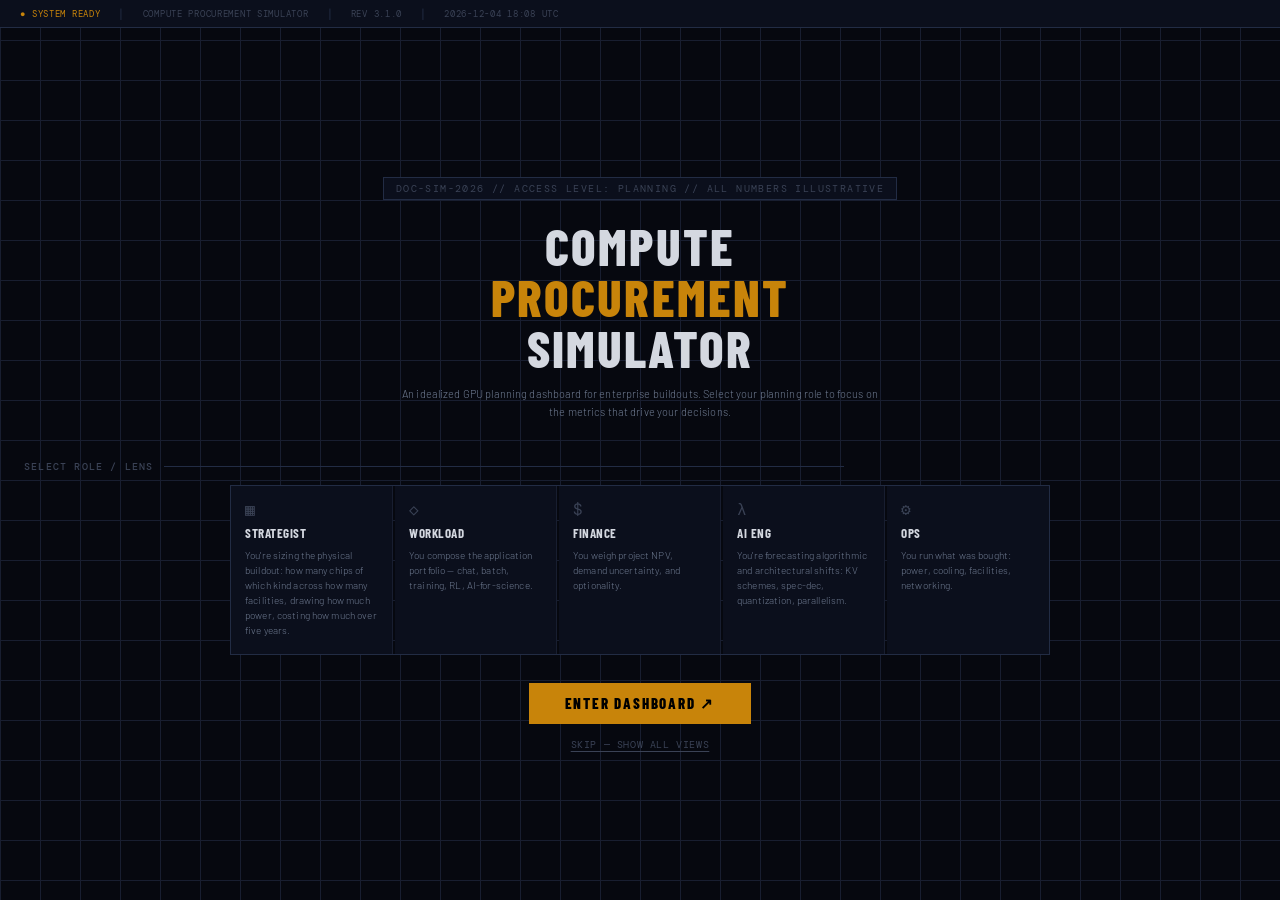
<file: index.html>
<!doctype html>
<html lang="en">
<head>
  <meta charset="utf-8" />
  <meta name="viewport" content="width=device-width, initial-scale=1" />
  <title>Compute Procurement Simulator</title>
  <link rel="preconnect" href="https://fonts.googleapis.com" />
  <link rel="preconnect" href="https://fonts.gstatic.com" crossorigin />
  <link href="https://fonts.googleapis.com/css2?family=Barlow+Condensed:ital,wght@0,300;0,400;0,500;0,600;0,700;0,800;1,400&family=DM+Mono:wght@300;400;500&family=Barlow:wght@300;400;500;600&display=swap" rel="stylesheet" />
  <link rel="stylesheet" href="styles.css" />
  <script src="https://cdn.plot.ly/plotly-2.35.2.min.js" charset="utf-8"></script>
</head>
<body>

<!-- ═══════ PERSONA GATEWAY ═══════ -->
<div id="gateway">
  <div class="gateway-statusbar">
    <span class="statusbar-item amber">● SYSTEM READY</span>
    <span class="statusbar-sep">|</span>
    <span class="statusbar-item">COMPUTE PROCUREMENT SIMULATOR</span>
    <span class="statusbar-sep">|</span>
    <span class="statusbar-item">REV 3.1.0</span>
    <span class="statusbar-sep">|</span>
    <span class="statusbar-item" id="gw-timestamp"></span>
  </div>
  <div class="gateway-serial">DOC-SIM-2026 // ACCESS LEVEL: PLANNING // ALL NUMBERS ILLUSTRATIVE</div>
  <h1 class="gateway-title">COMPUTE<br><em>PROCUREMENT</em><br>SIMULATOR</h1>
  <p class="gateway-sub">An idealized GPU planning dashboard for enterprise buildouts. Select your planning role to focus on the metrics that drive your decisions.</p>
  <p class="gateway-label">SELECT ROLE / LENS</p>
  <div class="persona-grid" id="gateway-personas"></div>
  <button class="gateway-enter" id="gateway-enter">ENTER DASHBOARD ↗</button>
  <button class="gateway-skip" id="gateway-skip">skip — show all views</button>
</div>

<!-- ═══════ APP ═══════ -->
<div class="app" id="app" style="display:none">

  <!-- HEADER -->
  <header class="app-header">
    <div class="header-wordmark">
      <div class="wordmark-icon">GP</div>
      <span class="wordmark-text">GPU Planner</span>
      <span class="wordmark-beta">BETA</span>
    </div>
    <div class="header-divider"></div>
    <div class="hat-pills-header" id="hat-pills-header"></div>
    <div class="header-right">
      <span class="header-compute-time" id="compute-time"></span>
      <button class="btn-recompute" id="recompute-btn">Recompute</button>
    </div>
  </header>

  <!-- SIDEBAR -->
  <aside class="sidebar">
    <div class="sidebar-tabs">
      <button class="sidebar-tab active" data-tab="scenarios">Scenarios</button>
      <button class="sidebar-tab" data-tab="workloads">Workloads</button>
      <button class="sidebar-tab" data-tab="params">Parameters</button>
    </div>
    <div class="sidebar-pane active" id="pane-scenarios">
      <div id="scenario-cards"></div>
      <div class="share-warn" id="share-warn"></div>
    </div>
    <div class="sidebar-pane" id="pane-workloads">
      <div class="portfolio-hint">Compose your workload mix. <em>Scaling case</em> sets how demand grows: <strong>low</strong> = data-bound / saturating, <strong>high</strong> = compute-bound.</div>
      <div id="portfolio-editor"></div>
    </div>
    <div class="sidebar-pane" id="pane-params">
      <div id="params-controls"></div>
    </div>
  </aside>

  <!-- MAIN CONTENT -->
  <main class="main">

    <!-- HAT INSIGHT BANNER -->
    <div class="hat-insight" id="hat-insight">
      <div class="hat-insight-header">
        <span class="hat-insight-icon" id="hi-icon"></span>
        <span class="hat-insight-who">Through the <strong id="hi-who"></strong> lens</span>
      </div>
      <p class="hat-insight-blurb" id="hi-blurb"></p>
      <ul class="hat-questions-list" id="hi-questions"></ul>
    </div>

    <!-- KPI ROW -->
    <div class="kpi-row" id="kpi-row"></div>

    <!-- NARRATIVE -->
    <div class="narrative-section" id="narrative-section">
      <div class="narrative-header" id="narrative-toggle">
        <div class="narrative-title">
          <span class="narrative-dot"></span>
          Plan summary
        </div>
        <span class="narrative-toggle">▾</span>
      </div>
      <div class="narrative-body" id="narrative"></div>
    </div>

    <!-- FRAME: WORKLOAD PORTFOLIO -->
    <div class="chart-frame" id="frame-portfolio" data-frame="frame-portfolio">
      <div class="chart-frame-header">
        <div class="chart-frame-title-row">
          <div class="frame-accent-bar"></div>
          <h2 class="chart-frame-title">Workload Portfolio</h2>
          <span class="chart-frame-serial">SIM-01 // PORTFOLIO</span>
        </div>
        <p class="chart-frame-blurb">GPU-years consumed per domain, compute bottlenecks, and fleet composition. The scaling-case fan shows how uncertain scaling laws can swing your fleet requirement.</p>
        <button class="insight-pill" data-insight="portfolio">
          <span class="insight-pill-icon">◈</span> ANALYSIS NOTES
        </button>
        <div class="insight-box" id="insight-portfolio">
          The domain stack tells you <strong>where your GPU-years go</strong>. Look for concentration risk — if LLM dominates, your fleet is memory-bandwidth-limited and benefits from B200/H200. The bottleneck heatmap reveals whether you need more HBM, FP4 compute, NVLink bandwidth, or FP64 cores. The scaling-case fan shows how much your fleet could grow if AI-for-science turns out to be compute-bound.
        </div>
      </div>
      <div class="charts-grid">
        <div class="chart-card" id="chart-domain" data-serial="SIM-01A"></div>
        <div class="chart-card" id="chart-scaling-fan" data-serial="SIM-01B"></div>
        <div class="chart-card full" id="chart-bound-heatmap" data-serial="SIM-01C"></div>
        <div class="chart-card" id="chart-fp64-split" data-serial="SIM-01D"></div>
        <div class="chart-card" id="chart-sku-mix" data-serial="SIM-01E"></div>
      </div>
    </div>

    <!-- FRAME: CHIP MIX & SPEND -->
    <div class="chart-frame" id="frame-chip" data-frame="frame-chip">
      <div class="chart-frame-header">
        <div class="chart-frame-title-row">
          <div class="frame-accent-bar"></div>
          <h2 class="chart-frame-title">Chip Mix &amp; Spend</h2>
          <span class="chart-frame-serial">SIM-02 // FINANCIAL</span>
        </div>
        <p class="chart-frame-blurb">Fleet composition over the horizon, cumulative TCO breakdown, and the crossover point where building beats renting.</p>
        <button class="insight-pill" data-insight="chip">
          <span class="insight-pill-icon">◈</span> ANALYSIS NOTES
        </button>
        <div class="insight-box" id="insight-chip">
          The <strong>build-vs-buy crossover</strong> is the most important chart here. If your internal cost/Mtok never crosses below the declining external rental curve, you may be better off staying on cloud. The TCO stack shows whether CapEx (GPUs, networking, facility) or OpEx (power, rental) dominates — this drives your depreciation and refresh strategy.
        </div>
      </div>
      <div class="charts-grid">
        <div class="chart-card" id="chart-fleet" data-serial="SIM-02A"></div>
        <div class="chart-card full" id="chart-tco" data-serial="SIM-02B"></div>
        <div class="chart-card" id="chart-buybuild" data-serial="SIM-02C"></div>
      </div>
    </div>

    <!-- FRAME: LATENCY & DC -->
    <div class="chart-frame" id="frame-latency" data-frame="frame-latency">
      <div class="chart-frame-header">
        <div class="chart-frame-title-row">
          <div class="frame-accent-bar"></div>
          <h2 class="chart-frame-title">Latency &amp; Data Center</h2>
          <span class="chart-frame-serial">SIM-03 // INFRASTRUCTURE</span>
        </div>
        <p class="chart-frame-blurb">Power footprint, facility count by latency tier, scale-up fabric sizing, and the latency-cost Pareto frontier per Erdil/Epoch.</p>
        <button class="insight-pill" data-insight="latency">
          <span class="insight-pill-icon">◈</span> ANALYSIS NOTES
        </button>
        <div class="insight-box" id="insight-latency">
          The <strong>Pareto frontier</strong> shows you the cheapest cost-per-token achievable at each latency target. Moving left (faster) is expensive — interactive serving at 30ms/tok can cost 3–10× more than batch at 500ms/tok. If the frontier model requires more coherent-fabric GPUs than your chosen SKU provides, you'll need pipeline-parallel splits or a different chip.
        </div>
      </div>
      <div class="charts-grid">
        <div class="chart-card" id="chart-facilities" data-serial="SIM-03A"></div>
        <div class="chart-card" id="chart-power" data-serial="SIM-03B"></div>
        <div class="chart-card" id="chart-scaleup" data-serial="SIM-03C"></div>
        <div class="chart-card" id="chart-latency" data-serial="SIM-03D"></div>
      </div>
    </div>

    <!-- FRAME: LONG-TERM -->
    <div class="chart-frame" id="frame-longterm" data-frame="frame-longterm">
      <div class="chart-frame-header">
        <div class="chart-frame-title-row">
          <div class="frame-accent-bar"></div>
          <h2 class="chart-frame-title">Long-Term &amp; Surge</h2>
          <span class="chart-frame-serial">SIM-04 // UNCERTAINTY</span>
        </div>
        <p class="chart-frame-blurb">Demand uncertainty fan vs provisioned capacity, and TCO sensitivity to each input lever.</p>
        <button class="insight-pill" data-insight="longterm">
          <span class="insight-pill-icon">◈</span> ANALYSIS NOTES
        </button>
        <div class="insight-box" id="insight-longterm">
          The <strong>tornado chart</strong> tells you which assumptions matter most. Widen the top bars to pressure-test your plan. The <strong>demand fan</strong> shows how much cushion your provisioned capacity provides — if the P90 demand line exceeds capacity in years 3–5, you need either more headroom or a cloud-overflow strategy. Demand growth rate and algorithmic efficiency gains are usually the widest bars.
        </div>
      </div>
      <div class="charts-grid">
        <div class="chart-card" id="chart-fan" data-serial="SIM-04A"></div>
        <div class="chart-card" id="chart-tornado" data-serial="SIM-04B"></div>
      </div>
    </div>

    <!-- REFS -->
    <div class="refs-section">
      <strong>Model basis &amp; references.</strong>
      Throughput math is a simplified version of the inference-economics framework
      from <a href="https://github.com/ege-erdil/inference-economics" target="_blank" rel="noopener">Erdil &amp; Epoch (2025)</a>.
      Price-decline curves follow <a href="https://epoch.ai/data-insights/llm-inference-price-trends" target="_blank" rel="noopener">Epoch AI's LLM inference price trends</a>.
      TCO categories follow <a href="https://inferencex.semianalysis.com/inference" target="_blank" rel="noopener">SemiAnalysis InferenceMAX</a>.
      Latency-cost Pareto methodology: <a href="https://epoch.ai/blog/inference-economics-of-language-models" target="_blank" rel="noopener">Epoch inference-economics</a>.
      All numbers are illustrative; tune parameters to your situation.
    </div>

  </main>
</div>

<script type="module" src="js/main.js"></script>
</body>
</html>
</file>
<file: styles.css>
/* ═══════════════════════════════════════════════
   TOKENS — CLASSIFIED DOSSIER / MACHINE-SPEC
═══════════════════════════════════════════════ */
:root {
  --bg:          #06080F;
  --bg-2:        #090D18;
  --panel:       #0B0F1C;
  --panel-2:     #0F1422;
  --panel-3:     #131828;
  --border:      #181E30;
  --border-2:    #222C44;
  --border-bright: #2E3C58;
  --text:        #D4D8E0;
  --text-dim:    #6E7A90;
  --text-muted:  #3A4255;

  /* Signal colors — restrained, instrument-grade */
  --amber:       #C8840A;
  --amber-dim:   #7A5006;
  --amber-glow:  rgba(200,132,10,0.18);
  --slate:       #3A6496;
  --slate-dim:   #1E3A5A;
  --sage:        #3A6E4A;
  --rust:        #7A2E1E;
  --coral:       #B04030;
  --green:       #3A6E4A;
  --green-bright:#5A9E6A;

  /* Accent = amber for "classified / signal" feel */
  --accent:      var(--amber);
  --accent-glow: var(--amber-glow);

  /* No border-radius — brutalist grid */
  --r-sm: 0px; --r-md: 0px; --r-lg: 2px; --r-xl: 2px;

  --shadow-sm: 0 1px 3px rgba(0,0,0,.5);
  --shadow-md: 0 4px 16px rgba(0,0,0,.7);

  /* Type scale */
  --fs-2xs: 9px; --fs-xs: 10px; --fs-sm: 11px; --fs-base: 12px;
  --fs-md: 13px; --fs-lg: 15px; --fs-xl: 18px; --fs-2xl: 24px; --fs-3xl: 32px;

  /* Type faces */
  --mono:      'DM Mono', 'Fira Mono', 'Courier New', monospace;
  --sans:      'Barlow', system-ui, sans-serif;
  --condensed: 'Barlow Condensed', 'Arial Narrow', sans-serif;
}

*, *::before, *::after { box-sizing: border-box; margin: 0; padding: 0; }
html, body {
  height: 100%;
  background: var(--bg);
  color: var(--text);
  font-family: var(--condensed);
  font-size: 13px;
  letter-spacing: 0.01em;
}
a { color: var(--amber); text-decoration: none; }
a:hover { text-decoration: underline; }
button { font-family: inherit; cursor: pointer; }
input, select { font-family: var(--mono); }

/* ═══════════════════════════════════════════════
   GATEWAY — CLASSIFIED INTAKE FORM
═══════════════════════════════════════════════ */
#gateway {
  position: fixed; inset: 0; z-index: 1000;
  background: var(--bg);
  display: flex; flex-direction: column;
  align-items: center; justify-content: center;
  padding: 40px 24px;
  transition: opacity 0.35s ease;
  background-image:
    linear-gradient(var(--border) 1px, transparent 1px),
    linear-gradient(90deg, var(--border) 1px, transparent 1px);
  background-size: 40px 40px;
}
#gateway.leaving { opacity: 0; pointer-events: none; }
#gateway.gone { display: none; }

.gateway-statusbar {
  position: absolute; top: 0; left: 0; right: 0;
  height: 28px;
  background: var(--panel);
  border-bottom: 1px solid var(--border-2);
  display: flex; align-items: center;
  padding: 0 20px; gap: 20px;
}
.statusbar-item {
  font-family: var(--mono); font-size: var(--fs-2xs);
  color: var(--text-muted); letter-spacing: 0.08em; text-transform: uppercase;
}
.statusbar-item.amber { color: var(--amber); }
.statusbar-sep { color: var(--border-2); }

.gateway-serial {
  font-family: var(--mono); font-size: var(--fs-xs);
  color: var(--text-muted); letter-spacing: 0.14em;
  text-transform: uppercase; margin-bottom: 20px;
  margin-top: 28px;
  border: 1px solid var(--border-2);
  padding: 4px 12px;
  background: var(--panel);
}
.gateway-title {
  font-family: var(--condensed);
  font-size: clamp(28px, 4vw, 56px);
  font-weight: 800;
  letter-spacing: 0.04em;
  line-height: 1.0;
  text-align: center;
  text-transform: uppercase;
  color: var(--text);
  max-width: 700px;
  margin-bottom: 12px;
}
.gateway-title em {
  color: var(--amber);
  font-style: normal;
}
.gateway-sub {
  font-family: var(--sans);
  font-size: var(--fs-sm); color: var(--text-dim); text-align: center;
  max-width: 480px; line-height: 1.6; margin-bottom: 40px;
  font-weight: 300;
}
.gateway-label {
  font-family: var(--mono); font-size: var(--fs-xs);
  font-weight: 500; letter-spacing: 0.12em;
  text-transform: uppercase; color: var(--text-muted);
  margin-bottom: 12px;
  align-self: flex-start; max-width: 820px; width: 100%;
  display: flex; align-items: center; gap: 10px;
}
.gateway-label::after {
  content: ""; flex: 1; height: 1px; background: var(--border-2);
}
.persona-grid {
  display: grid;
  grid-template-columns: repeat(auto-fit, minmax(128px, 1fr));
  gap: 2px; max-width: 820px; width: 100%;
  margin-bottom: 28px;
  border: 1px solid var(--border-2);
}
.persona-card {
  background: var(--panel);
  border-right: 1px solid var(--border);
  padding: 16px 14px;
  cursor: pointer;
  transition: background 0.12s;
  display: flex; flex-direction: column; gap: 7px;
  text-align: left; position: relative;
}
.persona-card:last-child { border-right: none; }
.persona-card::before {
  content: ""; position: absolute; top: 0; left: 0; right: 0;
  height: 2px; background: transparent;
  transition: background 0.12s;
}
.persona-card:hover { background: var(--panel-2); }
.persona-card:hover::before { background: var(--border-bright); }
.persona-card.selected { background: var(--panel-2); }
.persona-card.selected::before { background: var(--amber); }
.persona-icon {
  font-size: 16px; font-family: var(--mono);
  color: var(--text-muted); line-height: 1;
}
.persona-card.selected .persona-icon { color: var(--amber); }
.persona-name {
  font-family: var(--condensed); font-size: var(--fs-md);
  font-weight: 700; letter-spacing: 0.04em;
  text-transform: uppercase; color: var(--text);
}
.persona-desc {
  font-family: var(--sans); font-size: var(--fs-xs);
  color: var(--text-dim); line-height: 1.5; font-weight: 300;
}
.gateway-enter {
  background: var(--amber); color: #000; border: none;
  padding: 11px 36px;
  font-family: var(--condensed); font-size: var(--fs-lg);
  font-weight: 800; letter-spacing: 0.12em; text-transform: uppercase;
  transition: all 0.12s;
}
.gateway-enter:hover { background: #E09A1A; }
.gateway-skip {
  margin-top: 14px; background: none; border: none;
  color: var(--text-muted); font-family: var(--mono);
  font-size: var(--fs-xs); letter-spacing: 0.06em;
  text-transform: uppercase; text-decoration: underline;
  text-underline-offset: 3px;
}
.gateway-skip:hover { color: var(--text-dim); }

/* ═══════════════════════════════════════════════
   APP SHELL
═══════════════════════════════════════════════ */
.app {
  display: grid;
  grid-template-columns: 320px 1fr;
  grid-template-rows: auto 1fr;
  grid-template-areas: "header header" "sidebar main";
  height: 100vh; overflow: hidden;
}

/* ── HEADER — STATUS STRIP ── */
.app-header {
  grid-area: header;
  background: var(--panel);
  border-bottom: 1px solid var(--border-2);
  padding: 0 20px;
  display: flex; align-items: center; gap: 0;
  height: 44px; flex-shrink: 0;
  position: relative; z-index: 10;
}
.app-header::before {
  content: ""; position: absolute; top: 0; left: 0; right: 0;
  height: 2px; background: var(--amber);
}

.header-wordmark {
  display: flex; align-items: center; gap: 10px;
  margin-right: 24px; flex-shrink: 0;
}
.wordmark-icon {
  width: 24px; height: 24px;
  background: var(--amber);
  display: flex; align-items: center; justify-content: center;
  font-size: 10px; font-weight: 700; color: #000; letter-spacing: 0.02em;
  font-family: var(--mono); flex-shrink: 0;
}
.wordmark-text {
  font-family: var(--condensed);
  font-size: var(--fs-lg); font-weight: 800;
  letter-spacing: 0.10em; text-transform: uppercase;
  color: var(--text); line-height: 1;
}
.wordmark-beta {
  font-family: var(--mono); font-size: var(--fs-2xs);
  background: transparent; border: 1px solid var(--amber-dim);
  color: var(--amber); padding: 1px 4px;
  letter-spacing: 0.08em; text-transform: uppercase;
}
.header-divider { width: 1px; height: 22px; background: var(--border-2); margin-right: 18px; flex-shrink: 0; }

.hat-pills-header {
  display: flex; gap: 1px; align-items: center; flex-wrap: nowrap;
  overflow-x: auto; flex: 1; scrollbar-width: none;
}
.hat-pills-header::-webkit-scrollbar { display: none; }
.hat-pill-h {
  display: inline-flex; align-items: center; gap: 5px;
  background: transparent; border: none;
  border-right: 1px solid var(--border);
  padding: 0 12px; height: 44px;
  font-family: var(--condensed); font-size: var(--fs-sm);
  font-weight: 600; letter-spacing: 0.08em; text-transform: uppercase;
  color: var(--text-muted);
  transition: all 0.12s; white-space: nowrap; flex-shrink: 0;
}
.hat-pill-h .pill-icon { font-size: 12px; opacity: 0.6; }
.hat-pill-h:hover { color: var(--text); background: var(--panel-2); }
.hat-pill-h.active {
  color: var(--amber); background: var(--panel-2);
  box-shadow: inset 0 -2px 0 var(--amber);
}

.header-right { display: flex; align-items: center; gap: 10px; margin-left: auto; flex-shrink: 0; }
.header-compute-time {
  font-family: var(--mono); font-size: var(--fs-xs);
  color: var(--text-muted); letter-spacing: 0.04em;
}
.btn-recompute {
  background: transparent; color: var(--amber);
  border: 1px solid var(--amber-dim);
  padding: 5px 14px;
  font-family: var(--condensed); font-size: var(--fs-sm);
  font-weight: 700; letter-spacing: 0.10em; text-transform: uppercase;
  transition: all 0.12s;
}
.btn-recompute:hover { background: var(--amber); color: #000; }
.btn-recompute:active { opacity: 0.8; }

/* ── SIDEBAR ── */
.sidebar {
  grid-area: sidebar;
  background: var(--panel);
  border-right: 1px solid var(--border-2);
  display: flex; flex-direction: column;
  overflow: hidden;
}
.sidebar-tabs {
  display: flex; border-bottom: 1px solid var(--border-2); flex-shrink: 0;
}
.sidebar-tab {
  flex: 1; padding: 11px 0; text-align: center;
  font-family: var(--condensed); font-size: var(--fs-xs);
  font-weight: 700; letter-spacing: 0.10em; text-transform: uppercase;
  color: var(--text-muted); background: transparent; border: none;
  border-bottom: 2px solid transparent; margin-bottom: -1px;
  transition: all 0.12s;
}
.sidebar-tab:hover { color: var(--text-dim); }
.sidebar-tab.active { color: var(--amber); border-bottom-color: var(--amber); }
.sidebar-pane { flex: 1; overflow-y: auto; display: none; padding: 14px; }
.sidebar-pane.active { display: block; }
.sidebar-pane::-webkit-scrollbar { width: 3px; }
.sidebar-pane::-webkit-scrollbar-thumb { background: var(--border-2); }

/* Scenario cards */
.scenario-card {
  background: var(--panel-2);
  border: 1px solid var(--border);
  border-left: 3px solid transparent;
  padding: 10px 12px; margin-bottom: 4px;
  cursor: pointer; transition: all 0.12s;
}
.scenario-card:hover { border-color: var(--border-bright); border-left-color: var(--border-bright); }
.scenario-card.active { border-left-color: var(--amber); background: var(--panel-3); }
.scenario-card-name {
  font-family: var(--condensed); font-size: var(--fs-md);
  font-weight: 700; letter-spacing: 0.04em; text-transform: uppercase;
  color: var(--text); margin-bottom: 4px;
}
.scenario-card.active .scenario-card-name { color: var(--amber); }
.scenario-card-desc {
  font-family: var(--sans); font-size: var(--fs-xs);
  color: var(--text-dim); line-height: 1.5; font-weight: 300;
}
.share-warn {
  font-family: var(--mono); color: var(--amber);
  font-size: var(--fs-xs); margin-top: 6px; min-height: 14px;
  letter-spacing: 0.04em;
}

/* Control groups */
.ctrl-section {
  margin-bottom: 16px; padding-bottom: 14px;
  border-bottom: 1px solid var(--border);
}
.ctrl-section:last-child { border-bottom: none; }
.ctrl-section-header {
  display: flex; align-items: center; justify-content: space-between;
  cursor: pointer; margin-bottom: 8px; user-select: none;
  padding: 4px 0;
}
.ctrl-section-title {
  font-family: var(--mono); font-size: var(--fs-2xs);
  font-weight: 500; letter-spacing: 0.12em; text-transform: uppercase;
  color: var(--text-muted);
}
.ctrl-chevron { color: var(--text-muted); font-size: 9px; transition: transform 0.2s; }
.ctrl-section.collapsed .ctrl-chevron { transform: rotate(-90deg); }
.ctrl-section.collapsed .ctrl-body { display: none; }

.ctrl-row {
  display: grid; grid-template-columns: 1fr 110px;
  gap: 6px; align-items: center; margin-bottom: 5px;
}
.ctrl-label {
  font-family: var(--sans); font-size: var(--fs-xs);
  color: var(--text-dim); line-height: 1.3; font-weight: 400;
}
.ctrl-row input, .ctrl-row select {
  background: var(--bg-2); color: var(--text);
  border: 1px solid var(--border-2);
  padding: 4px 7px;
  font-family: var(--mono); font-size: var(--fs-xs);
  font-variant-numeric: tabular-nums; width: 100%;
  transition: border-color 0.12s;
}
.ctrl-row input:focus, .ctrl-row select:focus { outline: none; border-color: var(--amber); }
.ctrl-row input[type="checkbox"] {
  width: 13px; height: 13px; justify-self: end;
  accent-color: var(--amber);
}
.ctrl-row.full-width { grid-template-columns: 1fr; }

/* Portfolio editor */
.portfolio-hint {
  font-family: var(--sans); font-size: var(--fs-xs);
  color: var(--text-dim); font-weight: 300;
  background: var(--bg-2); border: 1px solid var(--border);
  border-left: 3px solid var(--amber-dim);
  padding: 7px 10px; margin-bottom: 10px; line-height: 1.5;
}
.domain-block { margin-bottom: 10px; }
.domain-header {
  display: flex; align-items: center; gap: 6px;
  font-family: var(--mono); font-size: var(--fs-2xs);
  font-weight: 500; letter-spacing: 0.10em; text-transform: uppercase;
  color: var(--text-muted); padding: 6px 0;
  cursor: pointer; user-select: none;
  border-bottom: 1px solid var(--border);
}
.domain-dot { width: 6px; height: 6px; flex-shrink: 0; }
.domain-chevron { margin-left: auto; font-size: 8px; color: var(--text-muted); transition: transform 0.2s; }
.domain-block.collapsed .domain-chevron { transform: rotate(-90deg); }
.domain-block.collapsed .domain-rows { display: none; }
.pf-row { padding: 6px 0 6px 12px; border-top: 1px solid rgba(255,255,255,0.03); }
.pf-row-top { display: flex; align-items: center; gap: 6px; margin-bottom: 4px; }
.pf-row-top label {
  font-family: var(--sans); font-size: var(--fs-xs);
  color: var(--text-dim); cursor: pointer; flex: 1; line-height: 1.3; font-weight: 300;
}
.pf-row-top input[type="checkbox"] { width: 12px; height: 12px; accent-color: var(--amber); flex-shrink: 0; }
.pf-inputs { display: grid; grid-template-columns: 1fr 76px; gap: 4px; }
.pf-inputs input, .pf-inputs select {
  background: var(--bg-2); color: var(--text);
  border: 1px solid var(--border); padding: 3px 5px;
  font-family: var(--mono); font-size: var(--fs-xs); width: 100%;
}
.pf-meta {
  font-family: var(--mono); font-size: var(--fs-2xs);
  color: var(--text-muted); margin-top: 3px; letter-spacing: 0.05em;
}

.multicheckbox-section { margin-bottom: 8px; }
.multicheckbox-group-label {
  font-family: var(--mono); font-size: var(--fs-2xs);
  text-transform: uppercase; letter-spacing: 0.08em;
  color: var(--text-muted); margin: 5px 0 2px 0; font-weight: 500;
}
.checkbox-mini-grid { display: grid; grid-template-columns: 1fr 1fr; gap: 2px 6px; }
.check-mini {
  display: flex; align-items: center; gap: 5px;
  font-family: var(--mono); font-size: var(--fs-xs);
  color: var(--text-dim); cursor: pointer;
}
.check-mini input { width: 11px; height: 11px; accent-color: var(--amber); margin: 0; }

/* ── MAIN ── */
.main {
  grid-area: main;
  overflow-y: auto; overflow-x: hidden;
  padding: 18px 22px 60px 22px;
  background: var(--bg);
  background-image:
    linear-gradient(var(--panel) 1px, transparent 1px),
    linear-gradient(90deg, var(--panel) 1px, transparent 1px);
  background-size: 80px 80px;
}
.main::-webkit-scrollbar { width: 4px; }
.main::-webkit-scrollbar-thumb { background: var(--border-2); }

/* Hat insight banner */
.hat-insight {
  background: var(--panel); border: 1px solid var(--border-2);
  border-left: 3px solid var(--amber);
  padding: 12px 16px; margin-bottom: 16px; display: none;
  animation: fadeSlideIn 0.2s ease;
}
.hat-insight.visible { display: block; }
.hat-insight-header { display: flex; align-items: center; gap: 8px; margin-bottom: 6px; }
.hat-insight-icon { font-family: var(--mono); font-size: var(--fs-lg); color: var(--amber); line-height: 1; }
.hat-insight-who {
  font-family: var(--condensed); font-size: var(--fs-md);
  font-weight: 700; letter-spacing: 0.06em; text-transform: uppercase; color: var(--text);
}
.hat-insight-blurb {
  font-family: var(--sans); font-size: var(--fs-sm);
  color: var(--text-dim); line-height: 1.55; margin-bottom: 8px; font-weight: 300;
}
.hat-questions-list { list-style: none; display: flex; flex-direction: column; gap: 3px; }
.hat-questions-list li {
  font-family: var(--mono); font-size: var(--fs-xs);
  color: var(--text-muted); padding-left: 14px; position: relative; line-height: 1.5;
  letter-spacing: 0.02em;
}
.hat-questions-list li::before { content: "//"; position: absolute; left: 0; color: var(--amber-dim); }

/* KPI ROW — diagnostic panel tiles */
.kpi-row {
  display: grid;
  grid-template-columns: repeat(auto-fit, minmax(155px, 1fr));
  gap: 2px; margin-bottom: 16px;
  border: 1px solid var(--border-2);
}
.kpi {
  background: var(--panel);
  border-right: 1px solid var(--border);
  padding: 14px 16px; position: relative; overflow: hidden;
  transition: opacity 0.2s;
}
.kpi:last-child { border-right: none; }
.kpi::before {
  content: ""; position: absolute; top: 0; left: 0; right: 0;
  height: 2px; background: transparent; transition: background 0.2s;
}
.kpi.primary-for-hat::before { background: var(--amber); }
.kpi.primary-for-hat { background: var(--panel-2); }
.kpi.secondary-for-hat { opacity: 0.35; }
.kpi-label {
  font-family: var(--mono); font-size: var(--fs-2xs);
  font-weight: 500; letter-spacing: 0.12em; text-transform: uppercase;
  color: var(--text-muted); margin-bottom: 5px;
  display: flex; align-items: center; gap: 5px;
}
.kpi-info {
  display: inline-flex; align-items: center; justify-content: center;
  width: 12px; height: 12px;
  background: var(--panel-3); border: 1px solid var(--border-2);
  color: var(--text-muted); font-size: 8px; font-weight: 700;
  font-style: italic; cursor: help; font-family: serif;
}
.kpi-info:hover { color: var(--amber); border-color: var(--amber-dim); }
.kpi-value {
  font-family: var(--mono); font-size: var(--fs-2xl);
  font-weight: 500; letter-spacing: -0.02em; color: var(--text);
  transition: color 0.25s; font-variant-numeric: tabular-nums;
}
.kpi-value.updating { color: var(--amber); }
.kpi-hats { display: flex; gap: 2px; margin-top: 8px; flex-wrap: wrap; }
.hat-badge {
  font-family: var(--mono); font-size: var(--fs-2xs);
  text-transform: uppercase; letter-spacing: 0.06em;
  background: var(--bg-2); color: var(--text-muted);
  border: 1px solid var(--border); padding: 1px 4px;
}
.hat-badge.active { background: var(--amber); color: #000; border-color: var(--amber); }

/* NARRATIVE — PLAN SUMMARY */
.narrative-section {
  background: var(--panel); border: 1px solid var(--border-2);
  margin-bottom: 16px; overflow: hidden;
}
.narrative-header {
  display: flex; align-items: center; justify-content: space-between;
  padding: 10px 14px; cursor: pointer;
  border-bottom: 1px solid var(--border);
  background: var(--panel-2);
}
.narrative-title {
  font-family: var(--condensed); font-size: var(--fs-md);
  font-weight: 700; letter-spacing: 0.10em; text-transform: uppercase;
  color: var(--text); display: flex; align-items: center; gap: 8px;
}
.narrative-dot {
  width: 6px; height: 6px; background: var(--green-bright);
  animation: pulse 2s ease-in-out infinite;
}
@keyframes pulse { 0%, 100% { opacity: 1; } 50% { opacity: 0.3; } }
.narrative-toggle {
  font-family: var(--mono); font-size: var(--fs-xs); color: var(--text-muted);
}
.narrative-body { padding: 12px 14px; }
.narrative-body p {
  font-family: var(--sans); font-size: var(--fs-sm);
  color: var(--text-dim); line-height: 1.65; margin-bottom: 6px;
  font-weight: 300;
}
.narrative-body p:last-child { margin-bottom: 0; }
.narrative-body .warn { color: var(--amber); }
.narrative-body .good { color: var(--green-bright); }
.narrative-body .bad { color: var(--coral); }
.narrative-body strong { color: var(--text); font-weight: 600; }
.narrative-section.collapsed .narrative-body { display: none; }

/* CHART FRAMES */
.chart-frame { margin-bottom: 28px; transition: opacity 0.2s; }
.chart-frame.secondary-for-hat { opacity: 0.4; }
.chart-frame.secondary-for-hat:hover { opacity: 0.85; }
.chart-frame-header { margin-bottom: 12px; }
.chart-frame-title-row {
  display: flex; align-items: center; gap: 0;
  margin-bottom: 6px;
  border-bottom: 1px solid var(--border-2);
}
.frame-accent-bar {
  width: 4px; align-self: stretch;
  background: var(--border-bright); flex-shrink: 0;
  transition: background 0.2s;
}
.chart-frame.primary-for-hat .frame-accent-bar { background: var(--amber); }
.chart-frame-title {
  font-family: var(--condensed); font-size: var(--fs-xl);
  font-weight: 800; letter-spacing: 0.08em; text-transform: uppercase;
  color: var(--text); padding: 8px 14px; flex: 1;
}
.chart-frame-serial {
  font-family: var(--mono); font-size: var(--fs-2xs);
  color: var(--text-muted); letter-spacing: 0.08em;
  padding-right: 14px; align-self: center;
}
.chart-frame-blurb {
  font-family: var(--sans); font-size: var(--fs-xs);
  color: var(--text-dim); line-height: 1.55;
  padding: 0 14px 6px 18px; font-weight: 300;
}
.insight-pill {
  display: inline-flex; align-items: center; gap: 5px;
  background: var(--panel); border: 1px solid var(--border-2);
  padding: 4px 10px; margin-left: 18px; margin-bottom: 8px;
  font-family: var(--mono); font-size: var(--fs-xs);
  color: var(--text-muted); cursor: pointer; transition: all 0.12s;
  letter-spacing: 0.06em; text-transform: uppercase;
}
.insight-pill:hover { border-color: var(--amber-dim); color: var(--amber); }
.insight-pill-icon { font-size: 10px; }
.insight-box {
  background: var(--panel-2); border: 1px solid var(--border-2);
  border-left: 3px solid var(--amber-dim);
  padding: 10px 14px; margin: 0 0 10px 18px;
  font-family: var(--sans); font-size: var(--fs-xs);
  color: var(--text-dim); line-height: 1.6; font-weight: 300;
  display: none;
}
.insight-box strong { color: var(--text); font-weight: 600; }
.insight-box.open { display: block; animation: fadeSlideIn 0.15s ease; }
@keyframes fadeSlideIn { from { opacity: 0; transform: translateY(-3px); } to { opacity: 1; transform: translateY(0); } }

.charts-grid { display: grid; grid-template-columns: 1fr 1fr; gap: 2px; }
.chart-card {
  background: var(--panel);
  border: 1px solid var(--border);
  padding: 6px; min-height: 320px; overflow: hidden;
  position: relative;
}
.chart-card::after {
  content: attr(data-serial);
  position: absolute; bottom: 6px; right: 8px;
  font-family: var(--mono); font-size: var(--fs-2xs);
  color: var(--border-2); letter-spacing: 0.08em;
  pointer-events: none; user-select: none;
}
.chart-card.full { grid-column: 1 / -1; min-height: 260px; }

/* REFS */
.refs-section {
  background: var(--panel); border: 1px solid var(--border);
  padding: 12px 16px;
  font-family: var(--sans); font-size: var(--fs-xs);
  color: var(--text-muted); line-height: 1.7; font-weight: 300;
  border-left: 3px solid var(--border-2);
}
.refs-section strong { color: var(--text-dim); font-weight: 600; font-family: var(--condensed); letter-spacing: 0.04em; text-transform: uppercase; }
.refs-section a { color: var(--amber); }
.refs-section a:hover { text-decoration: underline; }

/* SCROLLBAR */
::-webkit-scrollbar { width: 4px; height: 4px; }
::-webkit-scrollbar-track { background: transparent; }
::-webkit-scrollbar-thumb { background: var(--border-2); }

@media (max-width: 1080px) {
  .app { grid-template-columns: 1fr; grid-template-rows: auto auto 1fr; grid-template-areas: "header" "sidebar" "main"; height: auto; }
  .sidebar { max-height: 55vh; }
  .charts-grid { grid-template-columns: 1fr; }
  .persona-grid { grid-template-columns: repeat(2, 1fr); }
  .kpi-row { grid-template-columns: repeat(3, 1fr); }
}
</file>
